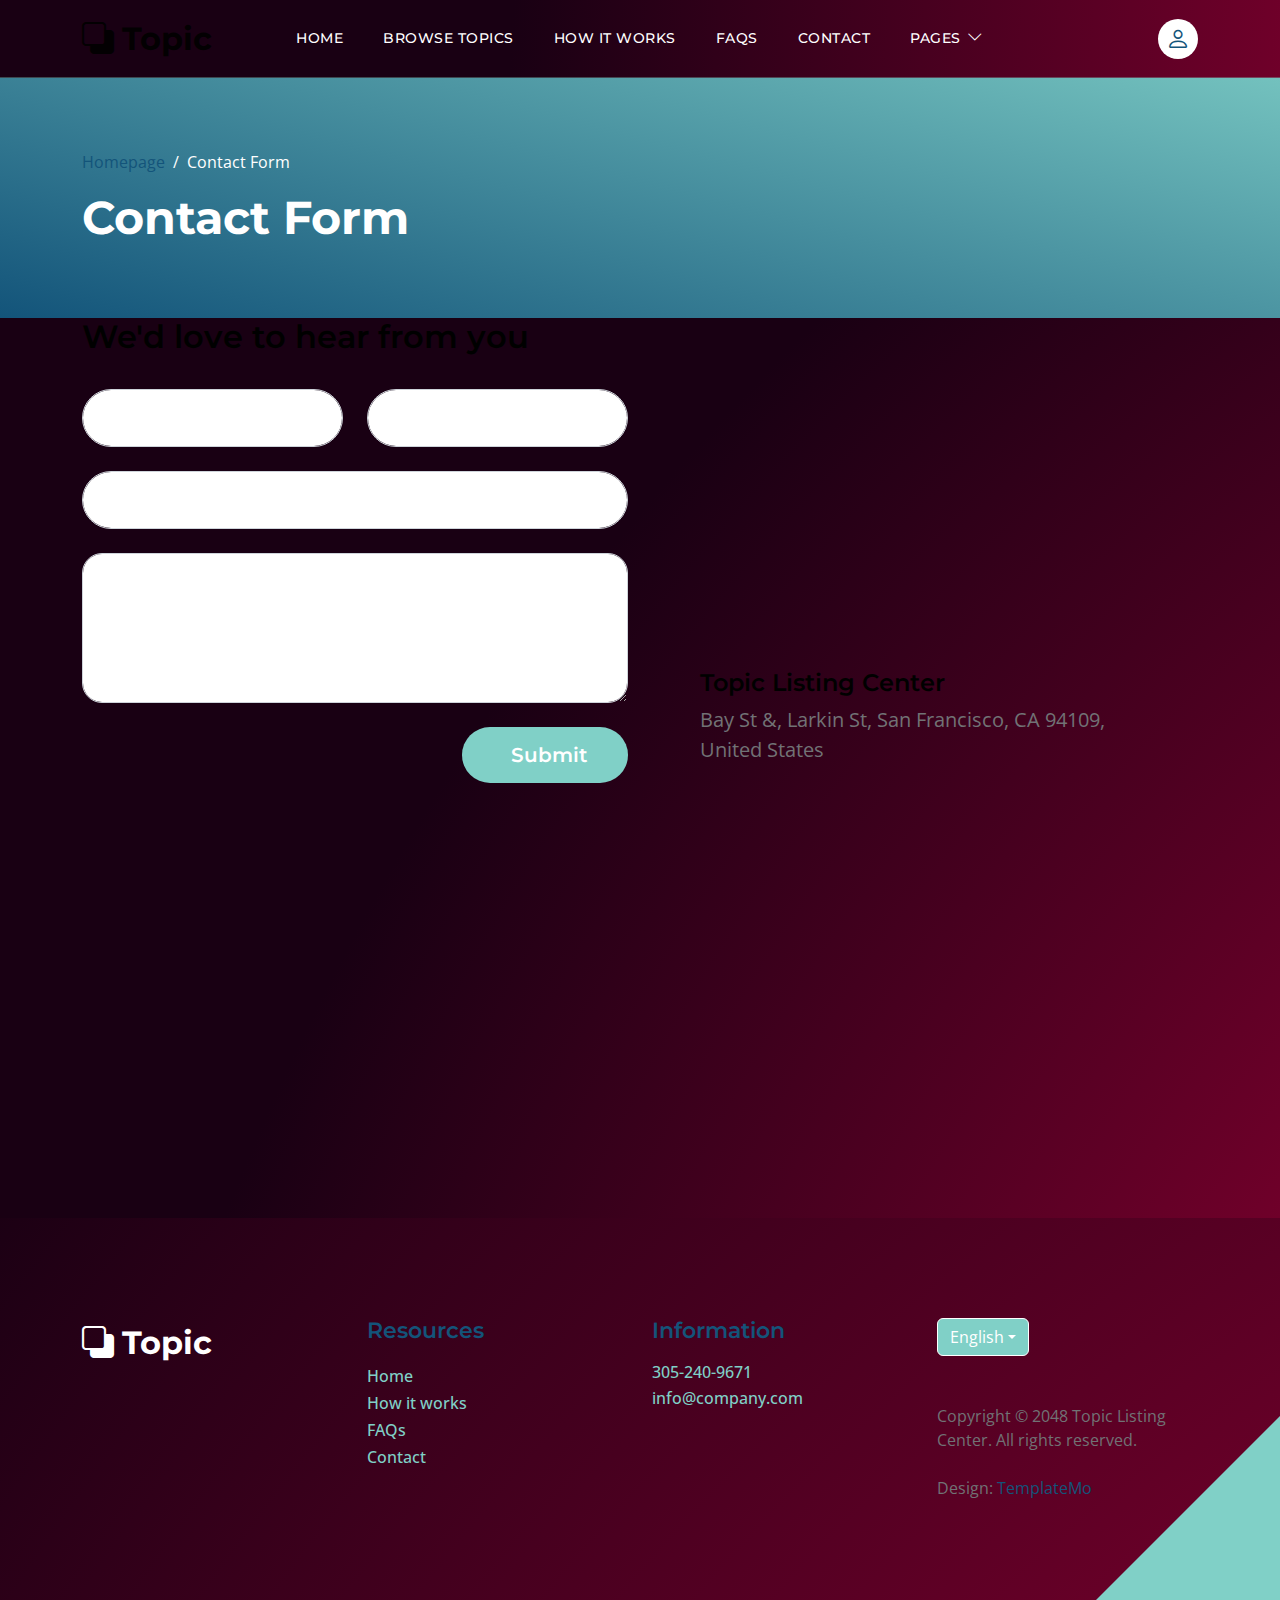
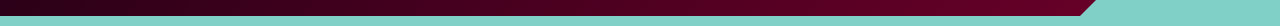
<file: contact.html>
<!doctype html>
<html lang="en">
    <head>
        <meta charset="utf-8">
        <meta name="viewport" content="width=device-width, initial-scale=1">

        <meta name="description" content="">
        <meta name="author" content="">

        <title>Topic Listing Contact Page</title>

        <!-- CSS FILES -->        
        <link rel="preconnect" href="https://fonts.googleapis.com">
        
        <link rel="preconnect" href="https://fonts.gstatic.com" crossorigin>

        <link href="https://fonts.googleapis.com/css2?family=Montserrat:wght@500;600;700&family=Open+Sans&display=swap" rel="stylesheet">
                        
        <link href="css/bootstrap.min.css" rel="stylesheet">

        <link href="css/bootstrap-icons.css" rel="stylesheet">

        <link href="css/templatemo-topic-listing.css" rel="stylesheet">
<!--

TemplateMo 590 topic listing

https://templatemo.com/tm-590-topic-listing

-->
    </head>
    
    <body class="topics-listing-page" id="top">

        <main>

            <nav class="navbar navbar-expand-lg">
                <div class="container">
                    <a class="navbar-brand" href="index.html">
                        <i class="bi-back"></i>
                        <span>Topic</span>
                    </a>

                    <div class="d-lg-none ms-auto me-4">
                        <a href="#top" class="navbar-icon bi-person smoothscroll"></a>
                    </div>
    
                    <button class="navbar-toggler" type="button" data-bs-toggle="collapse" data-bs-target="#navbarNav" aria-controls="navbarNav" aria-expanded="false" aria-label="Toggle navigation">
                        <span class="navbar-toggler-icon"></span>
                    </button>
    
                    <div class="collapse navbar-collapse" id="navbarNav">
                        <ul class="navbar-nav ms-lg-5 me-lg-auto">
                            <li class="nav-item">
                                <a class="nav-link click-scroll" href="index.html#section_1">Home</a>
                            </li>

                            <li class="nav-item">
                                <a class="nav-link click-scroll" href="index.html#section_2">Browse Topics</a>
                            </li>
    
                            <li class="nav-item">
                                <a class="nav-link click-scroll" href="index.html#section_3">How it works</a>
                            </li>

                            <li class="nav-item">
                                <a class="nav-link click-scroll" href="index.html#section_4">FAQs</a>
                            </li>
    
                            <li class="nav-item">
                                <a class="nav-link click-scroll" href="index.html#section_5">Contact</a>
                            </li>

                            <li class="nav-item dropdown">
                                <a class="nav-link dropdown-toggle" href="#section_5" id="navbarLightDropdownMenuLink" role="button" data-bs-toggle="dropdown" aria-expanded="false">Pages</a>

                                <ul class="dropdown-menu dropdown-menu-light" aria-labelledby="navbarLightDropdownMenuLink">
                                    <li><a class="dropdown-item" href="topics-listing.html">Topics Listing</a></li>

                                    <li><a class="dropdown-item active" href="contact.html">Contact Form</a></li>
                                </ul>
                            </li>
                        </ul>

                        <div class="d-none d-lg-block">
                            <a href="#top" class="navbar-icon bi-person smoothscroll"></a>
                        </div>
                    </div>
                </div>
            </nav>


            <header class="site-header d-flex flex-column justify-content-center align-items-center">
                <div class="container">
                    <div class="row align-items-center">

                        <div class="col-lg-5 col-12">
                            <nav aria-label="breadcrumb">
                                <ol class="breadcrumb">
                                    <li class="breadcrumb-item"><a href="index.html">Homepage</a></li>

                                    <li class="breadcrumb-item active" aria-current="page">Contact Form</li>
                                </ol>
                            </nav>

                            <h2 class="text-white">Contact Form</h2>
                        </div>

                    </div>
                </div>
            </header>


            <section class="section-padding section-bg">
                <div class="container">
                    <div class="row">

                        <div class="col-lg-12 col-12">
                            <h3 class="mb-4 pb-2">We'd love to hear from you</h3>
                        </div>

                        <div class="col-lg-6 col-12">
                            <form action="#" method="post" class="custom-form contact-form" role="form">
                                <div class="row">
                                    <div class="col-lg-6 col-md-6 col-12">
                                        <div class="form-floating">
                                            <input type="text" name="name" id="name" class="form-control" placeholder="Name" required="">
                                            
                                            <label for="floatingInput">Name</label>
                                        </div>
                                    </div>

                                    <div class="col-lg-6 col-md-6 col-12"> 
                                        <div class="form-floating">
                                            <input type="email" name="email" id="email" pattern="[^ @]*@[^ @]*" class="form-control" placeholder="Email address" required="">
                                            
                                            <label for="floatingInput">Email address</label>
                                        </div>
                                    </div>

                                    <div class="col-lg-12 col-12">
                                        <div class="form-floating">
                                            <input type="text" name="subject" id="name" class="form-control" placeholder="Name" required="">
                                            
                                            <label for="floatingInput">Subject</label>
                                        </div>

                                        <div class="form-floating">
                                            <textarea class="form-control" id="message" name="message" placeholder="Tell me about the project"></textarea>
                                            
                                            <label for="floatingTextarea">Tell me about the project</label>
                                        </div>
                                    </div>

                                    <div class="col-lg-4 col-12 ms-auto">
                                        <button type="submit" class="form-control">Submit</button>
                                    </div>

                                </div>
                            </form>
                        </div>

                        <div class="col-lg-5 col-12 mx-auto mt-5 mt-lg-0">
                            <iframe class="google-map" src="https://www.google.com/maps/embed?pb=!1m18!1m12!1m3!1d2595.065641062665!2d-122.4230416990949!3d37.80335401520422!2m3!1f0!2f0!3f0!3m2!1i1024!2i768!4f13.1!3m3!1m2!1s0x80858127459fabad%3A0x808ba520e5e9edb7!2sFrancisco%20Park!5e1!3m2!1sen!2sth!4v1684340239744!5m2!1sen!2sth" width="100%" height="250" style="border:0;" allowfullscreen="" loading="lazy" referrerpolicy="no-referrer-when-downgrade"></iframe>

                            <h5 class="mt-4 mb-2">Topic Listing Center</h5>

                            <p>Bay St &amp;, Larkin St, San Francisco, CA 94109, United States</p>
                        </div>

                    </div>
                </div>
            </section>
        </main>

        <footer class="site-footer section-padding">
            <div class="container">
                <div class="row">

                    <div class="col-lg-3 col-12 mb-4 pb-2">
                        <a class="navbar-brand mb-2" href="index.html">
                            <i class="bi-back"></i>
                            <span>Topic</span>
                        </a>
                    </div>

                    <div class="col-lg-3 col-md-4 col-6">
                        <h6 class="site-footer-title mb-3">Resources</h6>

                        <ul class="site-footer-links">
                            <li class="site-footer-link-item">
                                <a href="#" class="site-footer-link">Home</a>
                            </li>

                            <li class="site-footer-link-item">
                                <a href="#" class="site-footer-link">How it works</a>
                            </li>

                            <li class="site-footer-link-item">
                                <a href="#" class="site-footer-link">FAQs</a>
                            </li>

                            <li class="site-footer-link-item">
                                <a href="#" class="site-footer-link">Contact</a>
                            </li>
                        </ul>
                    </div>

                    <div class="col-lg-3 col-md-4 col-6 mb-4 mb-lg-0">
                        <h6 class="site-footer-title mb-3">Information</h6>

                        <p class="text-white d-flex mb-1">
                            <a href="tel: 305-240-9671" class="site-footer-link">
                                305-240-9671
                            </a>
                        </p>

                        <p class="text-white d-flex">
                            <a href="mailto:info@company.com" class="site-footer-link">
                                info@company.com
                            </a>
                        </p>
                    </div>

                    <div class="col-lg-3 col-md-4 col-12 mt-4 mt-lg-0 ms-auto">
                        <div class="dropdown">
                            <button class="btn btn-secondary dropdown-toggle" type="button" data-bs-toggle="dropdown" aria-expanded="false">
                            English</button>

                            <ul class="dropdown-menu">
                                <li><button class="dropdown-item" type="button">Thai</button></li>

                                <li><button class="dropdown-item" type="button">Myanmar</button></li>

                                <li><button class="dropdown-item" type="button">Arabic</button></li>
                            </ul>
                        </div>

                        <p class="copyright-text mt-lg-5 mt-4">Copyright © 2048 Topic Listing Center. All rights reserved.
                        <br><br>Design: <a rel="nofollow" href="https://templatemo.com" target="_blank">TemplateMo</a></p>
                        
                    </div>

                </div>
            </div>
        </footer>

        <!-- JAVASCRIPT FILES -->
        <script src="js/jquery.min.js"></script>
        <script src="js/bootstrap.bundle.min.js"></script>
        <script src="js/jquery.sticky.js"></script>
        <script src="js/custom.js"></script>

    </body>
</html>
</file>
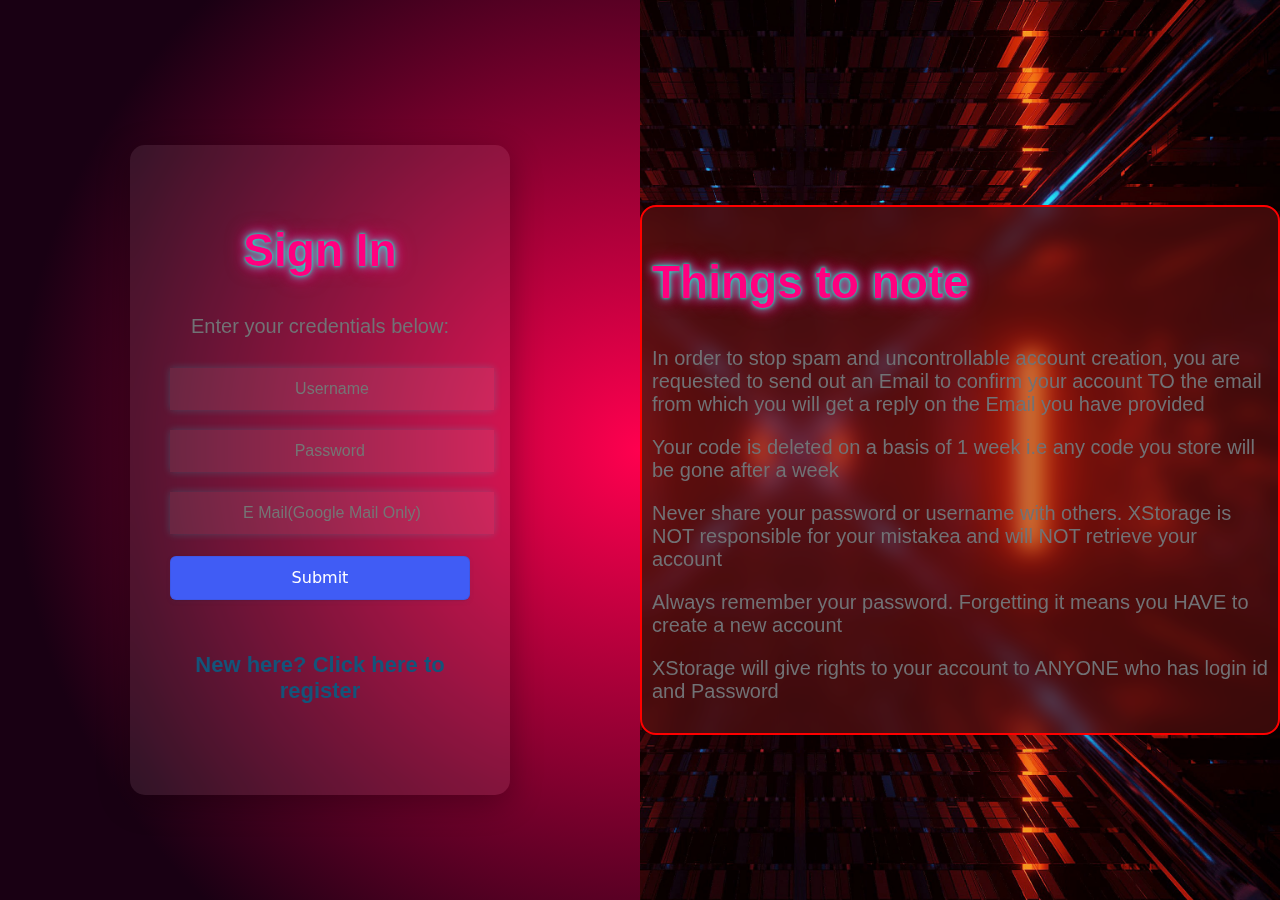
<file: login.html>
<!DOCTYPE html>
<html lang="en">
<head>
    <meta charset="UTF-8">
    <meta name="viewport" content="width=device-width, initial-scale=1.0">
    <title>Document</title>
</head>
<script src="https://identity.netlify.com/v1/netlify-identity-widget.js"></script>
<script>
    const netlifyIdentity = window.netlifyIdentity;
    document.getElementById("submit").addEventListener("click", function(e) {e.preventDefault();
        const email = document.getElementById("email").value;
        const password = document.getElementById("password").value;
        if (!email || !password){
            alert("Please enter email or password for creation of account")
            return;
        }
        netlifyIdentity.login(email, password).then(user => {
            alert("You have succefully logged in, you will be redirected shortly");
            console.log("Login for user succesful", user);
            window.location.href = "index.html"
        })
        .catch(err => {
            alert("Login failed, please recheck your credentials for any typo")
            console.log("Login for user FAILED", user);
            console.error(err);
        });
    });
</script>
<link href="css/templatemo-topic-listing.css" rel="stylesheet">
<style>
    @keyframes pulse{
        0%{
             background: radial-gradient(circle at center, #ff004f 0%, #190013 80%);
        }
        50%{
             background: radial-gradient(circle at center, #ff004f 0%, #190013 80%);
        }
        100%{
             background: radial-gradient(circle at center, #ff004f 0%, #190013 80%);
        }
    }
    .split{
        height: 100%;
        width: 50%;
        position: fixed;
        z-index: 1;
        top: 0;
        overflow-x: hidden;
        padding-top: 20px;  
    }
    .left{
        left: 0;
        animation: pulse 10s infinite;
         background: radial-gradient(circle at center, #ff004f 0%, #190013 80%);
         background-size: cover;
        background-attachment: fixed;
        justify-content: center;
        align-items: center;
        display: flex;
        
    }
    .right{
        right: 0;
        background-image: url('images/red_baground.jpg');
        background-repeat: no-repeat;
        background-size: cover;
         background-attachment: fixed;
        justify-content: center;
        align-items: center;
        display: flex;
    }
    .login_box{
          background: rgba(255, 255, 255, 0.08);
          box-shadow: 0 8px 32px 0 rgba(0, 0, 0, 0.3);
          backdrop-filter: blur(10px);
          border-radius: 15px;
          padding: 40px;
          width: 300px;
          text-align: center;
          color: #fff;

    }
    .instructions_box{
        opacity: 100%;
        /* From https://css.glass */
        background: rgba(136, 25, 25, 0.38);
        border-radius: 16px;
box-shadow: 0 4px 30px rgba(0, 0, 0, 0.1);
backdrop-filter: blur(10.3px);
-webkit-backdrop-filter: blur(10.3px);
border: 1px solid rgba(136, 25, 25, 0.26);
/* From https://css.glass */
background: rgba(136, 25, 25, 0.38);
border-radius: 16px;
box-shadow: 0 4px 30px rgba(0, 0, 0, 0.1);
backdrop-filter: blur(10.3px);
-webkit-backdrop-filter: blur(10.3px);
border: 1px solid rgba(136, 25, 25, 0.26);

        padding: 10px;
        border: 2px solid red;
        border-radius: 10;
    }
    input[type="text"]{
        width: 100%;
        padding: 10px;
        margin: 10px 0;
        background-color:  rgba(255, 255, 255, 0.08);
        font-size: 1rem;
        border: 2px solid transparent;
        box-shadow: 0 0 8px rgba(0, 255, 255, 0.2);
        transition: all 0.3s ease;
        align-items: center;
        text-align: center;
        text-decoration: #00ffff;
    }
    input[type="text"]:focus{
         border-color: #00ffff;
         box-shadow: 0 0 12px rgba(0, 255, 255, 0.6), 0 0 24px rgba(0, 255, 255, 0.4);
         background-color: #25253a;
    }
    .button-9 {
  appearance: button;
  backface-visibility: hidden;
  background-color: #405cf5;
  border-radius: 6px;
  border-width: 0;
  box-shadow: rgba(50, 50, 93, .1) 0 0 0 1px inset,rgba(50, 50, 93, .1) 0 2px 5px 0,rgba(0, 0, 0, .07) 0 1px 1px 0;
  box-sizing: border-box;
  color: #fff;
  cursor: pointer;
  font-family: -apple-system,system-ui,"Segoe UI",Roboto,"Helvetica Neue",Ubuntu,sans-serif;
  font-size: 100%;
  height: 44px;
  line-height: 1.15;
  margin: 12px 0 0;
  outline: none;
  overflow: hidden;
  padding: 0 25px;
  position: relative;
  text-align: center;
  text-transform: none;
  transform: translateZ(0);
  transition: all .2s,box-shadow .08s ease-in;
  user-select: none;
  -webkit-user-select: none;
  touch-action: manipulation;
  width: 100%;
}

.button-9:disabled {
  cursor: default;
}

.button-9:focus {
  box-shadow: rgba(50, 50, 93, .1) 0 0 0 1px inset, rgba(50, 50, 93, .2) 0 6px 15px 0, rgba(0, 0, 0, .1) 0 2px 2px 0, rgba(50, 151, 211, .3) 0 0 0 4px;
}
</style>
<body>
    <div class="split left ">
        <div class="login_box">
            <h2 class="glow-text">Sign In</h2>
            <p class="paragraph_color">Enter your credentials below:</p>
            <form name="contact" method="POST" data-netlify="true">
                <input type="text" id="username" placeholder="Username" style="width: 100%; padding: 10px; margin: 10px 0; background-color:  rgba(255, 255, 255, 0.08)">
                <input type="text" id="password" placeholder="Password "style="width: 100%; padding: 10px; margin: 10px 0; background-color:  rgba(255, 255, 255, 0.08)">
                <input type="text" id="email" placeholder="E Mail(Google Mail Only)"style="width: 100%; padding: 10px; margin: 10px 0; background-color:  rgba(255, 255, 255, 0.08)">
                <br>
                <input type="submit" id="submit" placeholder="Log In" class="button-9" role="button">
                <br>
                <h6 class="h2_color"><a href="signup.html">New here? Click here to  register</a></h6>
            </form>
        </div>
    </div>
    <div class="split right">
        <div class="instructions_box">
            <h2 class="glow-text">Things to note</h2>
            <p class="paragraph_color">In order to stop spam and uncontrollable account creation, you are requested to send out an Email to confirm your account TO the email from which you will get a reply on the Email you have provided </p>
            <p class="paragraph_color">Your code is deleted on a basis of 1 week i.e any code you store will be gone after a week</p>
            <p class="paragraph_color">Never share your password or username with others. XStorage is NOT responsible for your mistakea and will NOT retrieve your account</p>
            <p class="paragraph_color">Always remember your password. Forgetting it means you HAVE to create a new account</p>
            <p class="paragraph_color">XStorage will give rights to your account to ANYONE who has login id and Password</p>
            </div>
    </div>
</body>
</html>
</file>
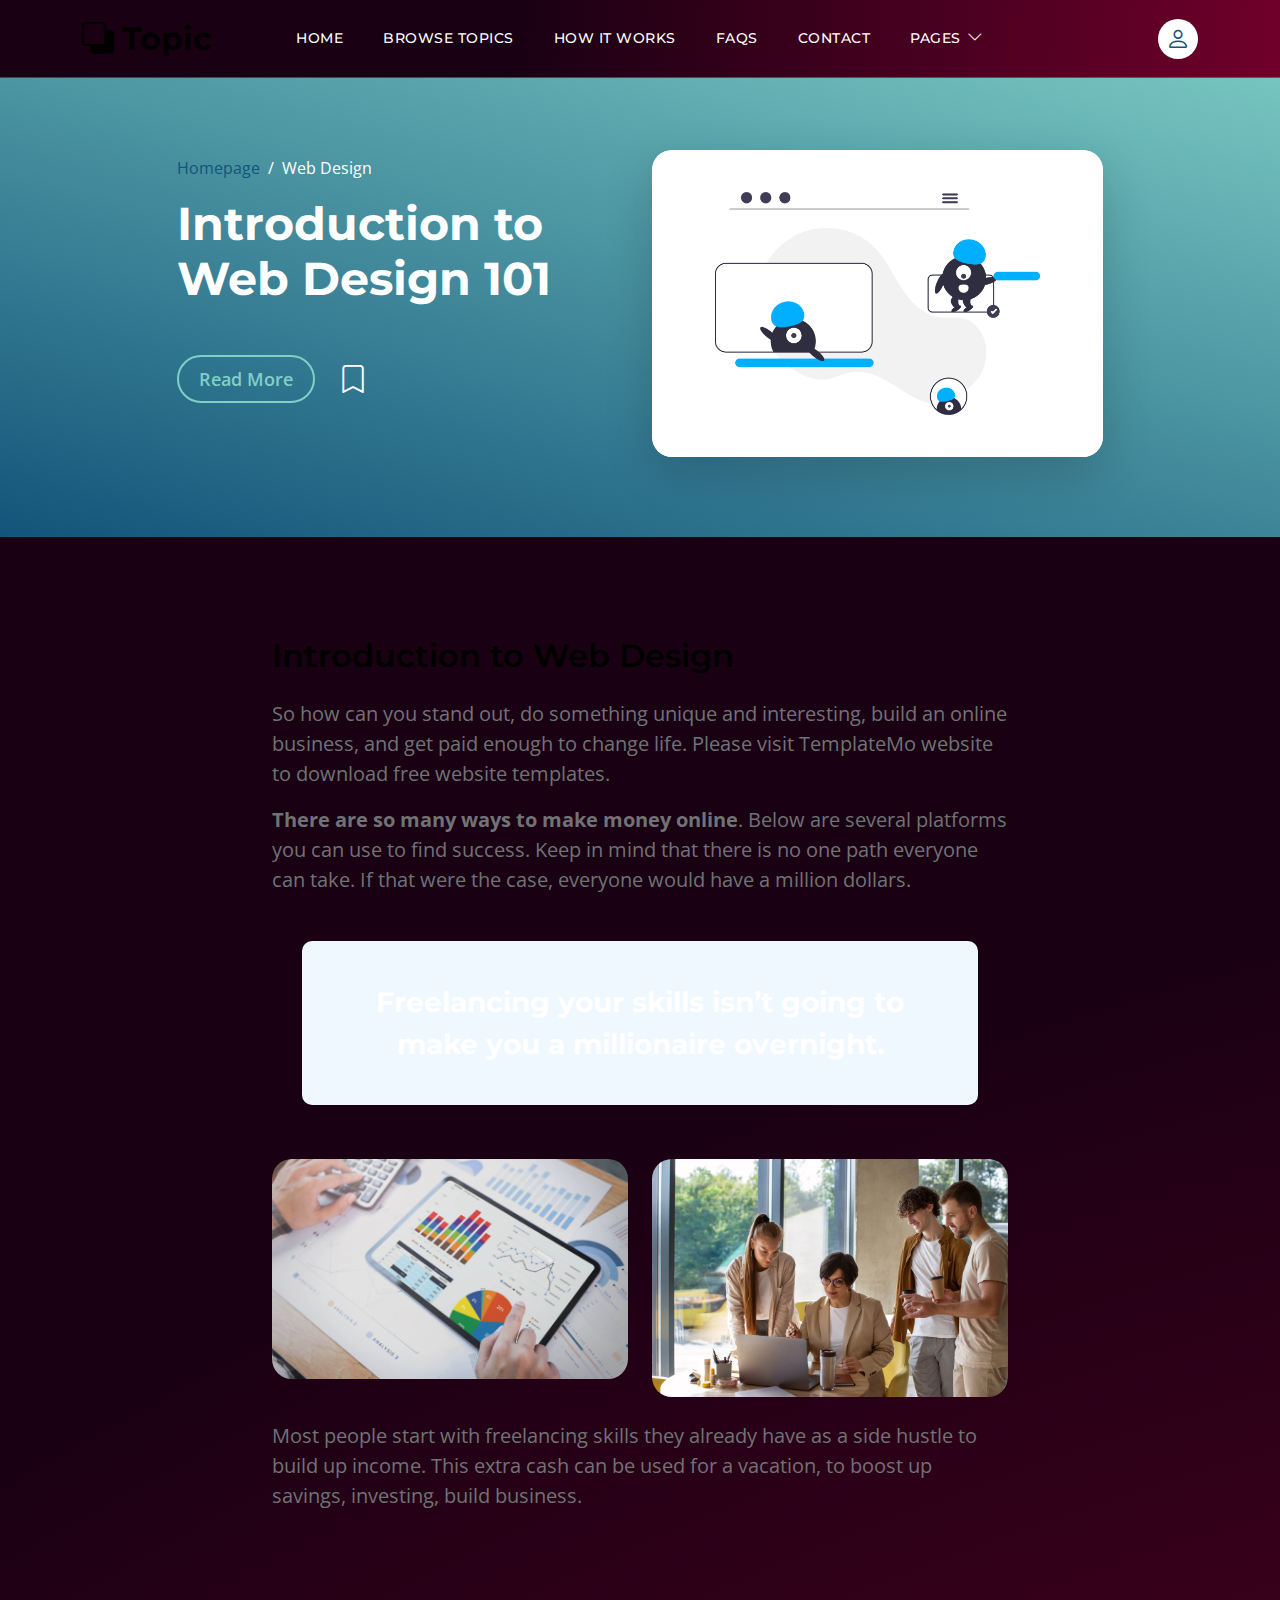
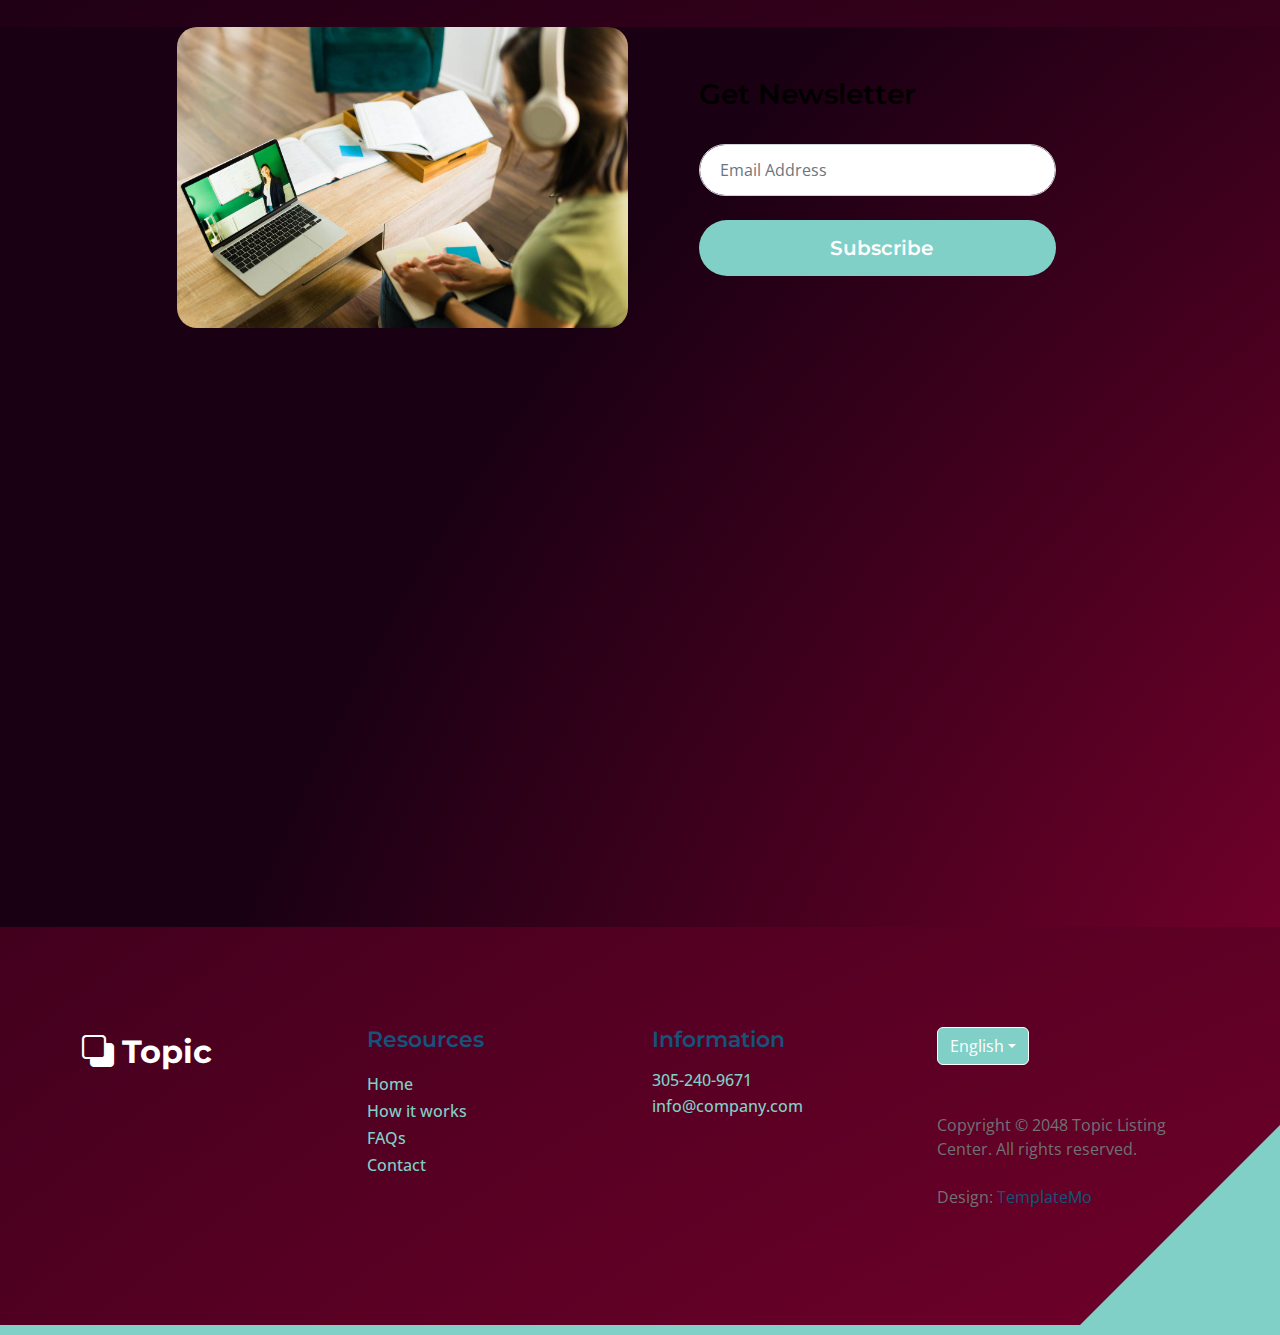
<file: topics-detail.html>
<!doctype html>
<html lang="en">
    <head>
        <meta charset="utf-8">
        <meta name="viewport" content="width=device-width, initial-scale=1">

        <meta name="description" content="">
        <meta name="author" content="">

        <title>Topic Detail Page</title>

        <!-- CSS FILES -->        
        <link rel="preconnect" href="https://fonts.googleapis.com">
        
        <link rel="preconnect" href="https://fonts.gstatic.com" crossorigin>

        <link href="https://fonts.googleapis.com/css2?family=Montserrat:wght@500;600;700&family=Open+Sans&display=swap" rel="stylesheet">
                        
        <link href="css/bootstrap.min.css" rel="stylesheet">

        <link href="css/bootstrap-icons.css" rel="stylesheet">

        <link href="css/templatemo-topic-listing.css" rel="stylesheet">
<!--

TemplateMo 590 topic listing

https://templatemo.com/tm-590-topic-listing

-->
    </head>
    
    <body id="top">

        <main>

            <nav class="navbar navbar-expand-lg">
                <div class="container">
                    <a class="navbar-brand" href="index.html">
                        <i class="bi-back"></i>
                        <span>Topic</span>
                    </a>

                    <div class="d-lg-none ms-auto me-4">
                        <a href="#top" class="navbar-icon bi-person smoothscroll"></a>
                    </div>
    
                    <button class="navbar-toggler" type="button" data-bs-toggle="collapse" data-bs-target="#navbarNav" aria-controls="navbarNav" aria-expanded="false" aria-label="Toggle navigation">
                        <span class="navbar-toggler-icon"></span>
                    </button>
    
                    <div class="collapse navbar-collapse" id="navbarNav">
                        <ul class="navbar-nav ms-lg-5 me-lg-auto">
                            <li class="nav-item">
                                <a class="nav-link click-scroll" href="index.html#section_1">Home</a>
                            </li>

                            <li class="nav-item">
                                <a class="nav-link click-scroll" href="index.html#section_2">Browse Topics</a>
                            </li>
    
                            <li class="nav-item">
                                <a class="nav-link click-scroll" href="index.html#section_3">How it works</a>
                            </li>

                            <li class="nav-item">
                                <a class="nav-link click-scroll" href="index.html#section_4">FAQs</a>
                            </li>
    
                            <li class="nav-item">
                                <a class="nav-link click-scroll" href="index.html#section_5">Contact</a>
                            </li>

                            <li class="nav-item dropdown">
                                <a class="nav-link dropdown-toggle" href="#section_5" id="navbarLightDropdownMenuLink" role="button" data-bs-toggle="dropdown" aria-expanded="false">Pages</a>

                                <ul class="dropdown-menu dropdown-menu-light" aria-labelledby="navbarLightDropdownMenuLink">
                                    <li><a class="dropdown-item" href="topics-listing.html">Topics Listing</a></li>

                                    <li><a class="dropdown-item" href="contact.html">Contact Form</a></li>
                                </ul>
                            </li>
                        </ul>

                        <div class="d-none d-lg-block">
                            <a href="#top" class="navbar-icon bi-person smoothscroll"></a>
                        </div>
                    </div>
                </div>
            </nav>
            

            <header class="site-header d-flex flex-column justify-content-center align-items-center">
                <div class="container">
                    <div class="row justify-content-center align-items-center">

                        <div class="col-lg-5 col-12 mb-5">
                            <nav aria-label="breadcrumb">
                                <ol class="breadcrumb">
                                    <li class="breadcrumb-item"><a href="index.html">Homepage</a></li>

                                    <li class="breadcrumb-item active" aria-current="page">Web Design</li>
                                </ol>
                            </nav>

                            <h2 class="text-white">Introduction to <br> Web Design 101</h2>

                            <div class="d-flex align-items-center mt-5">
                                <a href="#topics-detail" class="btn custom-btn custom-border-btn smoothscroll me-4">Read More</a>

                                <a href="#top" class="custom-icon bi-bookmark smoothscroll"></a>
                            </div>
                        </div>

                        <div class="col-lg-5 col-12">
                            <div class="topics-detail-block bg-white shadow-lg">
                                <img src="images/topics/undraw_Remote_design_team_re_urdx.png" class="topics-detail-block-image img-fluid">
                            </div>
                        </div>

                    </div>
                </div>
            </header>


            <section class="topics-detail-section section-padding" id="topics-detail">
                <div class="container">
                    <div class="row">

                        <div class="col-lg-8 col-12 m-auto">
                            <h3 class="mb-4">Introduction to Web Design</h3>

                            <p>So how can you stand out, do something unique and interesting, build an online business, and get paid enough to change life. Please visit TemplateMo website to download free website templates.</p>

                            <p><strong>There are so many ways to make money online</strong>. Below are several platforms you can use to find success. Keep in mind that there is no one path everyone can take. If that were the case, everyone would have a million dollars.</p>

                            <blockquote>
                                Freelancing your skills isn’t going to make you a millionaire overnight.
                            </blockquote>

                            <div class="row my-4">
                                <div class="col-lg-6 col-md-6 col-12">
                                    <img src="images/businesswoman-using-tablet-analysis.jpg" class="topics-detail-block-image img-fluid">
                                </div>

                                <div class="col-lg-6 col-md-6 col-12 mt-4 mt-lg-0 mt-md-0">
                                    <img src="images/colleagues-working-cozy-office-medium-shot.jpg" class="topics-detail-block-image img-fluid">
                                </div>
                            </div>

                            <p>Most people start with freelancing skills they already have as a side hustle to build up income. This extra cash can be used for a vacation, to boost up savings, investing, build business.</p>
                        </div>

                    </div>
                </div>
            </section>


            <section class="section-padding section-bg">
                <div class="container">
                    <div class="row justify-content-center">

                        <div class="col-lg-5 col-12">
                            <img src="images/rear-view-young-college-student.jpg" class="newsletter-image img-fluid" alt="">
                        </div>

                        <div class="col-lg-5 col-12 subscribe-form-wrap d-flex justify-content-center align-items-center">
                            <form class="custom-form subscribe-form" action="#" method="post" role="form">
                                <h4 class="mb-4 pb-2">Get Newsletter</h4>

                                <input type="email" name="subscribe-email" id="subscribe-email" pattern="[^ @]*@[^ @]*" class="form-control" placeholder="Email Address" required="">

                                <div class="col-lg-12 col-12">
                                    <button type="submit" class="form-control">Subscribe</button>
                                </div>
                            </form>
                        </div>

                    </div>
                </div>
            </section>
        </main>
		
        <footer class="site-footer section-padding">
            <div class="container">
                <div class="row">

                    <div class="col-lg-3 col-12 mb-4 pb-2">
                        <a class="navbar-brand mb-2" href="index.html">
                            <i class="bi-back"></i>
                            <span>Topic</span>
                        </a>
                    </div>

                    <div class="col-lg-3 col-md-4 col-6">
                        <h6 class="site-footer-title mb-3">Resources</h6>

                        <ul class="site-footer-links">
                            <li class="site-footer-link-item">
                                <a href="#" class="site-footer-link">Home</a>
                            </li>

                            <li class="site-footer-link-item">
                                <a href="#" class="site-footer-link">How it works</a>
                            </li>

                            <li class="site-footer-link-item">
                                <a href="#" class="site-footer-link">FAQs</a>
                            </li>

                            <li class="site-footer-link-item">
                                <a href="#" class="site-footer-link">Contact</a>
                            </li>
                        </ul>
                    </div>

                    <div class="col-lg-3 col-md-4 col-6 mb-4 mb-lg-0">
                        <h6 class="site-footer-title mb-3">Information</h6>

                        <p class="text-white d-flex mb-1">
                            <a href="tel: 305-240-9671" class="site-footer-link">
                                305-240-9671
                            </a>
                        </p>

                        <p class="text-white d-flex">
                            <a href="mailto:info@company.com" class="site-footer-link">
                                info@company.com
                            </a>
                        </p>
                    </div>

                    <div class="col-lg-3 col-md-4 col-12 mt-4 mt-lg-0 ms-auto">
                        <div class="dropdown">
                            <button class="btn btn-secondary dropdown-toggle" type="button" data-bs-toggle="dropdown" aria-expanded="false">
                            English</button>

                            <ul class="dropdown-menu">
                                <li><button class="dropdown-item" type="button">Thai</button></li>

                                <li><button class="dropdown-item" type="button">Myanmar</button></li>

                                <li><button class="dropdown-item" type="button">Arabic</button></li>
                            </ul>
                        </div>

                        <p class="copyright-text mt-lg-5 mt-4">Copyright © 2048 Topic Listing Center. All rights reserved.
                        <br><br>Design: <a rel="nofollow" href="https://templatemo.com" target="_blank">TemplateMo</a></p>
                        
                    </div>

                </div>
            </div>
        </footer>

        <!-- JAVASCRIPT FILES -->
        <script src="js/jquery.min.js"></script>
        <script src="js/bootstrap.bundle.min.js"></script>
        <script src="js/jquery.sticky.js"></script>
        <script src="js/custom.js"></script>

    </body>
</html>
</file>
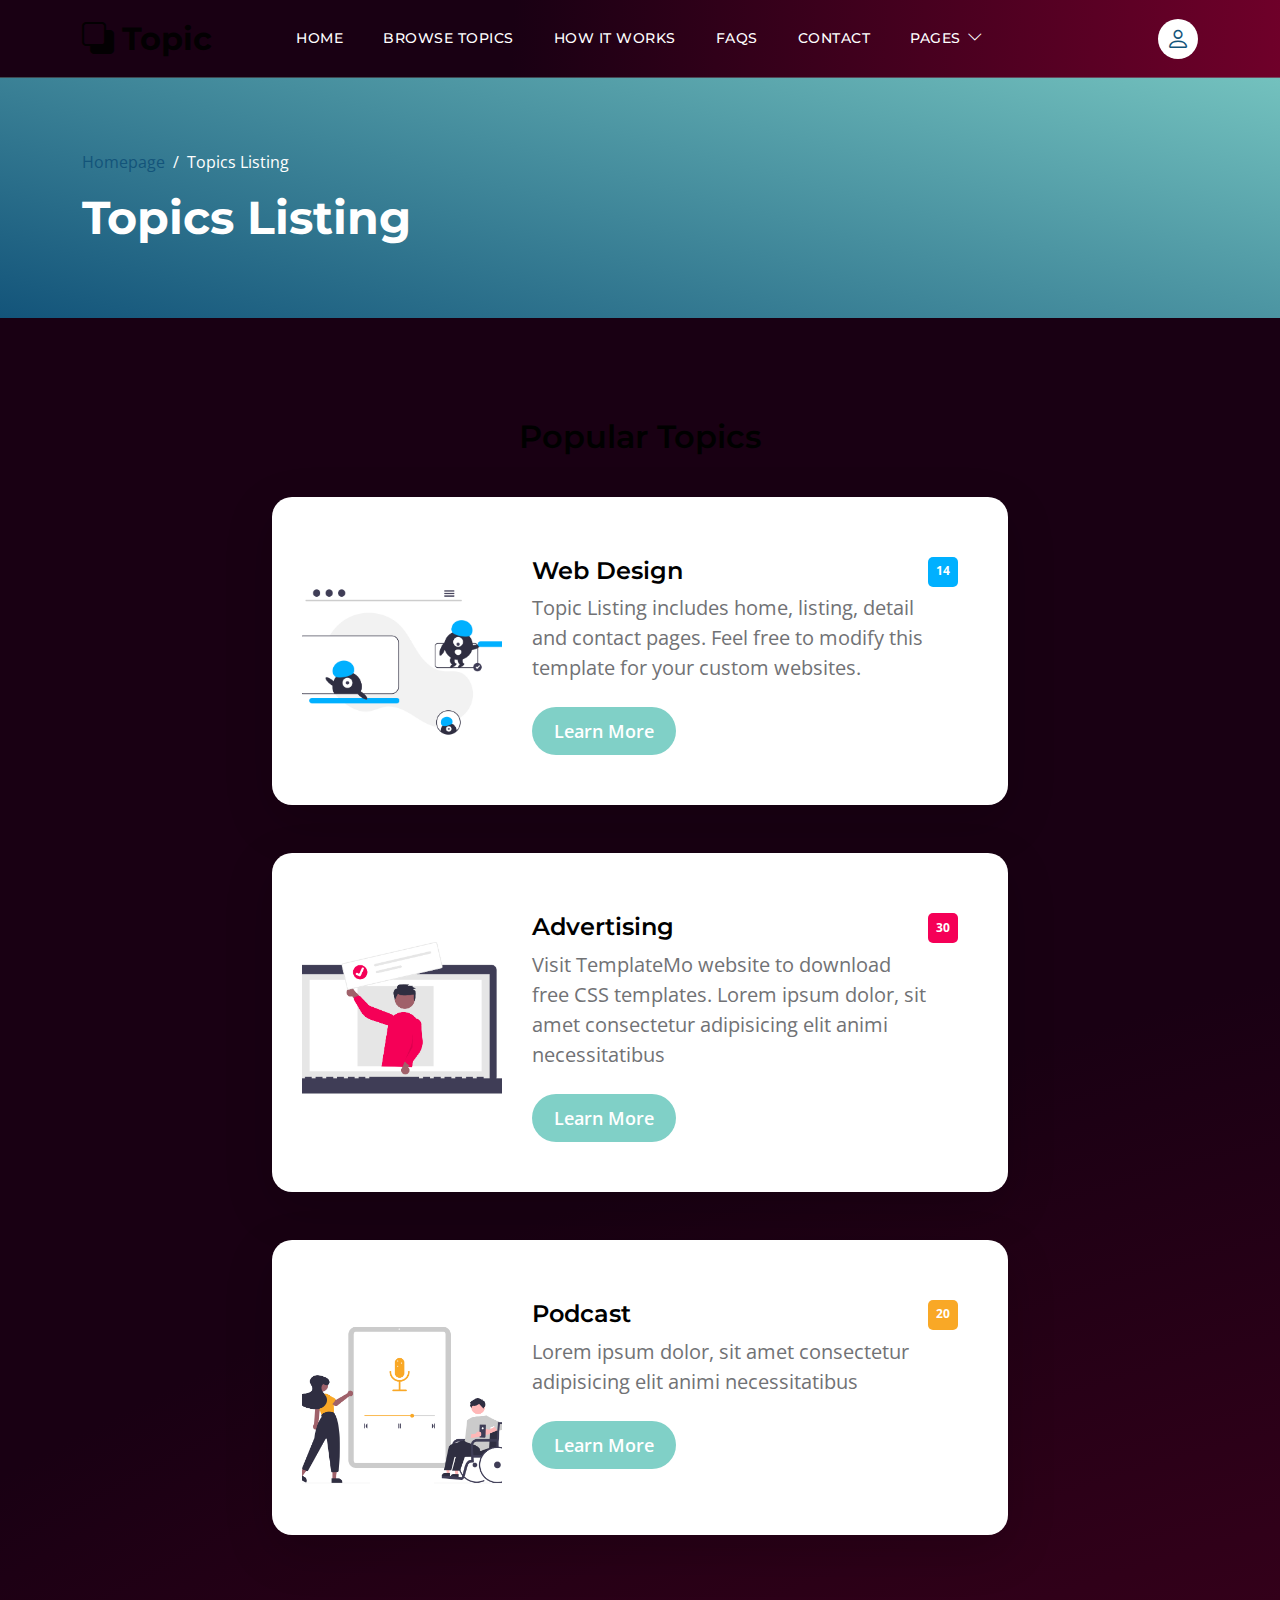
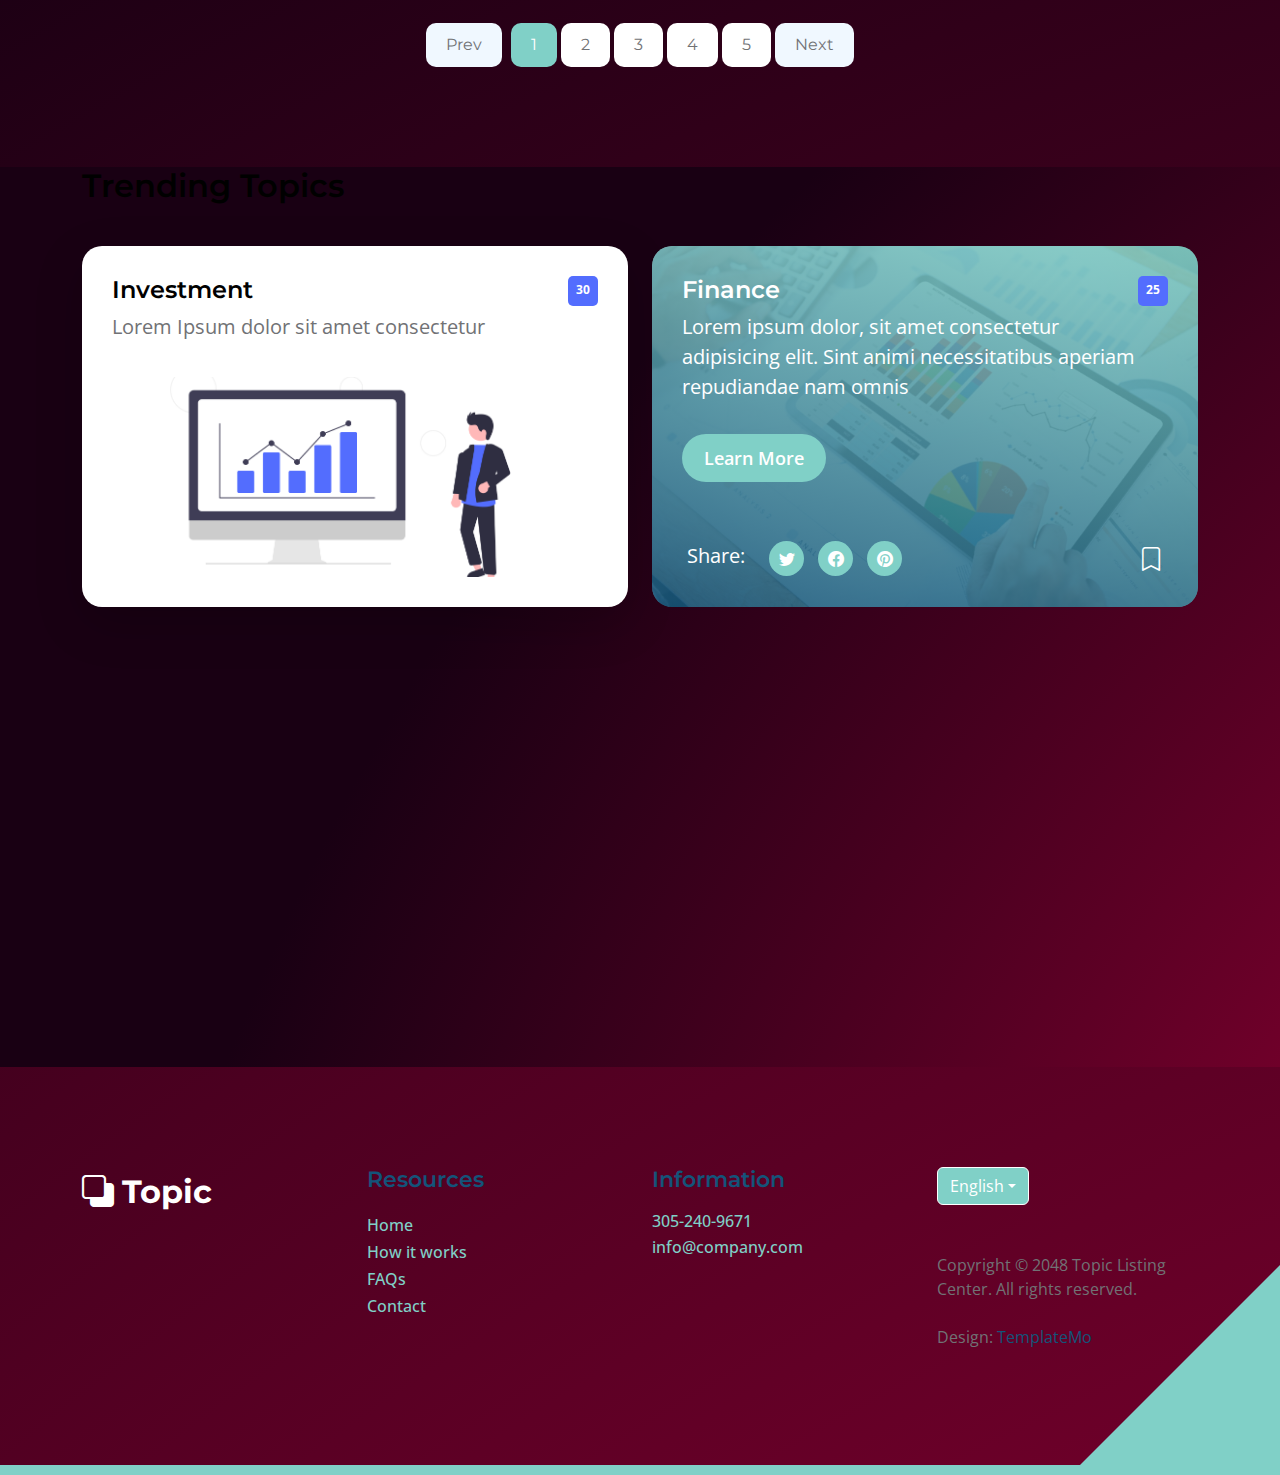
<file: topics-listing.html>
<!doctype html>
<html lang="en">
    <head>
        <meta charset="utf-8">
        <meta name="viewport" content="width=device-width, initial-scale=1">

        <meta name="description" content="">
        <meta name="author" content="">

        <title>Topic Listing Page</title>

        <!-- CSS FILES -->        
        <link rel="preconnect" href="https://fonts.googleapis.com">
        
        <link rel="preconnect" href="https://fonts.gstatic.com" crossorigin>

        <link href="https://fonts.googleapis.com/css2?family=Montserrat:wght@500;600;700&family=Open+Sans&display=swap" rel="stylesheet">
                        
        <link href="css/bootstrap.min.css" rel="stylesheet">

        <link href="css/bootstrap-icons.css" rel="stylesheet">

        <link href="css/templatemo-topic-listing.css" rel="stylesheet">
<!--

TemplateMo 590 topic listing

https://templatemo.com/tm-590-topic-listing

-->
    </head>
    
    <body class="topics-listing-page" id="top">

        <main>

            <nav class="navbar navbar-expand-lg">
                <div class="container">
                    <a class="navbar-brand" href="index.html">
                        <i class="bi-back"></i>
                        <span>Topic</span>
                    </a>

                    <div class="d-lg-none ms-auto me-4">
                        <a href="#top" class="navbar-icon bi-person smoothscroll"></a>
                    </div>
    
                    <button class="navbar-toggler" type="button" data-bs-toggle="collapse" data-bs-target="#navbarNav" aria-controls="navbarNav" aria-expanded="false" aria-label="Toggle navigation">
                        <span class="navbar-toggler-icon"></span>
                    </button>
    
                    <div class="collapse navbar-collapse" id="navbarNav">
                        <ul class="navbar-nav ms-lg-5 me-lg-auto">
                            <li class="nav-item">
                                <a class="nav-link click-scroll" href="index.html#section_1">Home</a>
                            </li>

                            <li class="nav-item">
                                <a class="nav-link click-scroll" href="index.html#section_2">Browse Topics</a>
                            </li>
    
                            <li class="nav-item">
                                <a class="nav-link click-scroll" href="index.html#section_3">How it works</a>
                            </li>

                            <li class="nav-item">
                                <a class="nav-link click-scroll" href="index.html#section_4">FAQs</a>
                            </li>
    
                            <li class="nav-item">
                                <a class="nav-link click-scroll" href="index.html#section_5">Contact</a>
                            </li>

                            <li class="nav-item dropdown">
                                <a class="nav-link dropdown-toggle" href="#section_5" id="navbarLightDropdownMenuLink" role="button" data-bs-toggle="dropdown" aria-expanded="false">Pages</a>

                                <ul class="dropdown-menu dropdown-menu-light" aria-labelledby="navbarLightDropdownMenuLink">
                                    <li><a class="dropdown-item active" href="topics-listing.html">Topics Listing</a></li>

                                    <li><a class="dropdown-item" href="contact.html">Contact Form</a></li>
                                </ul>
                            </li>
                        </ul>

                        <div class="d-none d-lg-block">
                            <a href="#top" class="navbar-icon bi-person smoothscroll"></a>
                        </div>
                    </div>
                </div>
            </nav>


            <header class="site-header d-flex flex-column justify-content-center align-items-center">
                <div class="container">
                    <div class="row align-items-center">

                        <div class="col-lg-5 col-12">
                            <nav aria-label="breadcrumb">
                                <ol class="breadcrumb">
                                    <li class="breadcrumb-item"><a href="index.html">Homepage</a></li>

                                    <li class="breadcrumb-item active" aria-current="page">Topics Listing</li>
                                </ol>
                            </nav>

                            <h2 class="text-white">Topics Listing</h2>
                        </div>

                    </div>
                </div>
            </header>


            <section class="section-padding">
                <div class="container">
                    <div class="row">

                        <div class="col-lg-12 col-12 text-center">
                            <h3 class="mb-4">Popular Topics</h3>
                        </div>

                        <div class="col-lg-8 col-12 mt-3 mx-auto">
                            <div class="custom-block custom-block-topics-listing bg-white shadow-lg mb-5">
                                <div class="d-flex">
                                    <img src="images/topics/undraw_Remote_design_team_re_urdx.png" class="custom-block-image img-fluid" alt="">

                                    <div class="custom-block-topics-listing-info d-flex">
                                        <div>
                                            <h5 class="mb-2">Web Design</h5>

                                            <p class="mb-0">Topic Listing includes home, listing, detail and contact pages. Feel free to modify this template for your custom websites.</p>

                                            <a href="topics-detail.html" class="btn custom-btn mt-3 mt-lg-4">Learn More</a>
                                        </div>

                                        <span class="badge bg-design rounded-pill ms-auto">14</span>
                                    </div>
                                </div>
                            </div>

                            <div class="custom-block custom-block-topics-listing bg-white shadow-lg mb-5">
                                <div class="d-flex">
                                    <img src="images/topics/undraw_online_ad_re_ol62.png" class="custom-block-image img-fluid" alt="">

                                    <div class="custom-block-topics-listing-info d-flex">
                                        <div>
                                            <h5 class="mb-2">Advertising</h5>

                                            <p class="mb-0">Visit TemplateMo website to download free CSS templates. Lorem ipsum dolor, sit amet consectetur adipisicing elit animi necessitatibus</p>

                                            <a href="topics-detail.html" class="btn custom-btn mt-3 mt-lg-4">Learn More</a>
                                        </div>

                                        <span class="badge bg-advertising rounded-pill ms-auto">30</span>
                                    </div>
                                </div>
                            </div>

                            <div class="custom-block custom-block-topics-listing bg-white shadow-lg mb-5">
                                <div class="d-flex">
                                    <img src="images/topics/undraw_Podcast_audience_re_4i5q.png" class="custom-block-image img-fluid" alt="">

                                    <div class="custom-block-topics-listing-info d-flex">
                                        <div>
                                            <h5 class="mb-2">Podcast</h5>

                                            <p class="mb-0">Lorem ipsum dolor, sit amet consectetur adipisicing elit animi necessitatibus</p>

                                            <a href="topics-detail.html" class="btn custom-btn mt-3 mt-lg-4">Learn More</a>
                                        </div>

                                        <span class="badge bg-music rounded-pill ms-auto">20</span>
                                    </div>
                                </div>
                            </div>
                        </div>

                        <div class="col-lg-12 col-12">
                            <nav aria-label="Page navigation example">
                                <ul class="pagination justify-content-center mb-0">
                                    <li class="page-item">
                                        <a class="page-link" href="#" aria-label="Previous">
                                            <span aria-hidden="true">Prev</span>
                                        </a>
                                    </li>

                                    <li class="page-item active" aria-current="page">
                                        <a class="page-link" href="#">1</a>
                                    </li>
                                    
                                    <li class="page-item">
                                        <a class="page-link" href="#">2</a>
                                    </li>
                                    
                                    <li class="page-item">
                                        <a class="page-link" href="#">3</a>
                                    </li>

                                    <li class="page-item">
                                        <a class="page-link" href="#">4</a>
                                    </li>

                                    <li class="page-item">
                                        <a class="page-link" href="#">5</a>
                                    </li>
                                    
                                    <li class="page-item">
                                        <a class="page-link" href="#" aria-label="Next">
                                            <span aria-hidden="true">Next</span>
                                        </a>
                                    </li>
                                </ul>
                            </nav>
                        </div>

                    </div>
                </div>
            </section>


            <section class="section-padding section-bg">
                <div class="container">
                    <div class="row">

                        <div class="col-lg-12 col-12">
                            <h3 class="mb-4">Trending Topics</h3>
                        </div>

                        <div class="col-lg-6 col-md-6 col-12 mt-3 mb-4 mb-lg-0">
                            <div class="custom-block bg-white shadow-lg">
                                <a href="topics-detail.html">
                                    <div class="d-flex">
                                        <div>
                                            <h5 class="mb-2">Investment</h5>

                                            <p class="mb-0">Lorem Ipsum dolor sit amet consectetur</p>
                                        </div>

                                        <span class="badge bg-finance rounded-pill ms-auto">30</span>
                                    </div>

                                    <img src="images/topics/undraw_Finance_re_gnv2.png" class="custom-block-image img-fluid" alt="">
                                </a>
                            </div>
                        </div>

                        <div class="col-lg-6 col-md-6 col-12 mt-lg-3">
                            <div class="custom-block custom-block-overlay">
                                <div class="d-flex flex-column h-100">
                                    <img src="images/businesswoman-using-tablet-analysis.jpg" class="custom-block-image img-fluid" alt="">

                                    <div class="custom-block-overlay-text d-flex">
                                        <div>
                                            <h5 class="text-white mb-2">Finance</h5>

                                            <p class="text-white">Lorem ipsum dolor, sit amet consectetur adipisicing elit. Sint animi necessitatibus aperiam repudiandae nam omnis</p>

                                            <a href="topics-detail.html" class="btn custom-btn mt-2 mt-lg-3">Learn More</a>
                                        </div>

                                        <span class="badge bg-finance rounded-pill ms-auto">25</span>
                                    </div>

                                    <div class="social-share d-flex">
                                        <p class="text-white me-4">Share:</p>

                                        <ul class="social-icon">
                                            <li class="social-icon-item">
                                                <a href="#" class="social-icon-link bi-twitter"></a>
                                            </li>

                                            <li class="social-icon-item">
                                                <a href="#" class="social-icon-link bi-facebook"></a>
                                            </li>

                                            <li class="social-icon-item">
                                                <a href="#" class="social-icon-link bi-pinterest"></a>
                                            </li>
                                        </ul>

                                        <a href="#" class="custom-icon bi-bookmark ms-auto"></a>
                                    </div>

                                    <div class="section-overlay"></div>
                                </div>
                            </div>
                        </div>

                    </div>
                </div>
            </section>
        </main>

		<footer class="site-footer section-padding">
            <div class="container">
                <div class="row">

                    <div class="col-lg-3 col-12 mb-4 pb-2">
                        <a class="navbar-brand mb-2" href="index.html">
                            <i class="bi-back"></i>
                            <span>Topic</span>
                        </a>
                    </div>

                    <div class="col-lg-3 col-md-4 col-6">
                        <h6 class="site-footer-title mb-3">Resources</h6>

                        <ul class="site-footer-links">
                            <li class="site-footer-link-item">
                                <a href="#" class="site-footer-link">Home</a>
                            </li>

                            <li class="site-footer-link-item">
                                <a href="#" class="site-footer-link">How it works</a>
                            </li>

                            <li class="site-footer-link-item">
                                <a href="#" class="site-footer-link">FAQs</a>
                            </li>

                            <li class="site-footer-link-item">
                                <a href="#" class="site-footer-link">Contact</a>
                            </li>
                        </ul>
                    </div>

                    <div class="col-lg-3 col-md-4 col-6 mb-4 mb-lg-0">
                        <h6 class="site-footer-title mb-3">Information</h6>

                        <p class="text-white d-flex mb-1">
                            <a href="tel: 305-240-9671" class="site-footer-link">
                                305-240-9671
                            </a>
                        </p>

                        <p class="text-white d-flex">
                            <a href="mailto:info@company.com" class="site-footer-link">
                                info@company.com
                            </a>
                        </p>
                    </div>

                    <div class="col-lg-3 col-md-4 col-12 mt-4 mt-lg-0 ms-auto">
                        <div class="dropdown">
                            <button class="btn btn-secondary dropdown-toggle" type="button" data-bs-toggle="dropdown" aria-expanded="false">
                            English</button>

                            <ul class="dropdown-menu">
                                <li><button class="dropdown-item" type="button">Thai</button></li>

                                <li><button class="dropdown-item" type="button">Myanmar</button></li>

                                <li><button class="dropdown-item" type="button">Arabic</button></li>
                            </ul>
                        </div>

                        <p class="copyright-text mt-lg-5 mt-4">Copyright © 2048 Topic Listing Center. All rights reserved.
                        <br><br>Design: <a rel="nofollow" href="https://templatemo.com" target="_blank">TemplateMo</a></p>
                        
                    </div>

                </div>
            </div>
        </footer>

        <!-- JAVASCRIPT FILES -->
        <script src="js/jquery.min.js"></script>
        <script src="js/bootstrap.bundle.min.js"></script>
        <script src="js/jquery.sticky.js"></script>
        <script src="js/custom.js"></script>

    </body>
</html>
</file>
<file: css/templatemo-topic-listing.css>
/*

TemplateMo 590 topic listing

https://templatemo.com/tm-590-topic-listing

*/

/*---------------------------------------
  CUSTOM PROPERTIES ( VARIABLES )             
-----------------------------------------*/
:root {
  --white-color:                  #ffffff;
  --primary-color:                #13547a;
  --secondary-color:              #80d0c7;
  --section-bg-color:             #f0f8ff;
  --custom-btn-bg-color:          #80d0c7;
  --custom-btn-bg-hover-color:    #13547a;
  --dark-color:                   #000000;
  --p-color:                      #717275;
  --border-color:                 #7fffd4;
  --link-hover-color:             #13547a;

  --body-font-family:             'Open Sans', sans-serif;
  --title-font-family:            'Montserrat', sans-serif;

  --h1-font-size:                 58px;
  --h2-font-size:                 46px;
  --h3-font-size:                 32px;
  --h4-font-size:                 28px;
  --h5-font-size:                 24px;
  --h6-font-size:                 22px;
  --p-font-size:                  20px;
  --menu-font-size:               14px;
  --btn-font-size:                18px;
  --copyright-font-size:          16px;

  --border-radius-large:          100px;
  --border-radius-medium:         20px;
  --border-radius-small:          10px;

  --font-weight-normal:           400;
  --font-weight-medium:           500;
  --font-weight-semibold:         600;
  --font-weight-bold:             700;
}

.title-glow{
  color: #ff007f;
  font-family: 'Orbitron', sans-serif;
  text-shadow:
      0 0 12px #ff007f,
      0 0 20px #ff007f,
      0 0 3px #ff007f,
      0 0 8px #ff007f;
}
.glow-text {
  color: #ff007f;
  font-family: 'Orbitron', sans-serif;
  text-shadow:
      0 0 3px #00ffd5,
      0 0 8px #00ffd5,
      0 0 12px #ff007f,
      0 0 20px #ff007f;

}

body {
  margin: 0;
  padding: 0;
  min-height: 100vh;
  background: radial-gradient(circle at center, #ff004f 0%, #190013 80%);
  background-size: 400% 400%;
  animation: pulse 10s ease infinite;
  color: #ffffff;
  font-family: var(--body-font-family); 
}


/*---------------------------------------
  TYPOGRAPHY               
-----------------------------------------*/

h2,
h3,
h4,
h5,
h6 {
  color: var(--dark-color);
}

h1,
h2,
h3,
h4,
h5,
h6 {
  font-family: var(--title-font-family); 
  font-weight: var(--font-weight-semibold);
}

h1 {
  font-size: var(--h1-font-size);
  font-weight: var(--font-weight-bold);
}

h2 {
  font-size: var(--h2-font-size);
  font-weight: var(--font-weight-bold);
}

h3 {
  font-size: var(--h3-font-size);
}

h4 {
  font-size: var(--h4-font-size);
}

h5 {
  font-size: var(--h5-font-size);
}

h6 {
  color: var(--primary-color);
  font-size: var(--h6-font-size);
}

p {
  color: var(--p-color);
  font-size: var(--p-font-size);
  font-weight: var(--font-weight-normal);
}

ul li {
  color: var(--p-color);
  font-size: var(--p-font-size);
  font-weight: var(--font-weight-normal);
}

a, 
button {
  touch-action: manipulation;
  transition: all 0.3s;
}

a {
  display: inline-block;
  color: var(--primary-color);
  text-decoration: none;
}

a:hover {
  color: var(--link-hover-color);
}

b,
strong {
  font-weight: var(--font-weight-bold);
}


/*---------------------------------------
  SECTION               
-----------------------------------------*/
.section-padding {
  padding-top: 100px;
  padding-bottom: 100px;
  
}

.section-bg {
  margin: 0;
  padding: 0;
  min-height: 100vh;
  background: radial-gradient(circle at center, #ff004f 0%, #190013 80%);
  background-size: 400% 400%;
  animation: pulse 10s ease infinite;
  color: #ffffff;
  font-family: var(--body-font-family); 
}

.section-overlay {
  background-image: linear-gradient(15deg, #13547a 0%, #80d0c7 100%);
  position: absolute;
  top: 0;
  left: 0;
  pointer-events: none;
  width: 100%;
  height: 100%;
  opacity: 0.85;
}

.section-overlay + .container {
  position: relative;
}

.tab-content {
  background-color: var(--white-color);
  border-radius: var(--border-radius-medium);
}

.nav-tabs {
  border-bottom: 1px solid #ecf3f2;
  margin-bottom: 40px;
  justify-content: center;
}

.nav-tabs .nav-link {
  border-radius: 0;
  border-top: 0;
  border-right: 0;
  border-left: 0;
  color: var(--p-color);
  font-family: var(--title-font-family);
  font-size: var(--btn-font-size);
  font-weight: var(--font-weight-medium);
  padding: 15px 25px;
  transition: all 0.3s;
}

.nav-tabs .nav-link:first-child {
  margin-right: 20px;
}

.nav-tabs .nav-item.show .nav-link, 
.nav-tabs .nav-link.active,
.nav-tabs .nav-link:focus, 
.nav-tabs .nav-link:hover {
  border-bottom-color: var(--primary-color);
  color: var(--primary-color);
}


/*---------------------------------------
  CUSTOM ICON COLOR               
-----------------------------------------*/
.custom-icon {
  color: var(--secondary-color);
}


/*---------------------------------------
  CUSTOM BUTTON               
-----------------------------------------*/
.custom-btn {
  background: var(--custom-btn-bg-color);
  border: 2px solid transparent;
  border-radius: var(--border-radius-large);
  color: var(--white-color);
  font-size: var(--btn-font-size);
  font-weight: var(--font-weight-semibold);
  line-height: normal;
  transition: all 0.3s;
  padding: 10px 20px;
}

.custom-btn:hover {
  background: var(--custom-btn-bg-hover-color);
  color: var(--white-color);
}

.custom-border-btn {
  background: transparent;
  border: 2px solid var(--custom-btn-bg-color);
  color: var(--custom-btn-bg-color);
}

.custom-border-btn:hover {
  background: var(--custom-btn-bg-color);
  border-color: transparent;
  color: var(--white-color);
}

.custom-btn-bg-white {
   background: radial-gradient(circle at center, #ff004f 0%, #190013 80%);
}


/*---------------------------------------
  SITE HEADER              
-----------------------------------------*/
.site-header {
  background-image: linear-gradient(15deg, #13547a 0%, #80d0c7 100%);
  padding-top: 150px;
  padding-bottom: 80px;
}

.site-header .container {
  height: 100%;
}

.breadcrumb-item+.breadcrumb-item::before,
.breadcrumb-item a:hover,
.breadcrumb-item.active {
  color: var(--white-color);
}

.site-header .custom-icon {
  color: var(--white-color);
  font-size: var(--h4-font-size);
}

.site-header .custom-icon:hover {
  color: var(--secondary-color);
}


/*---------------------------------------
  NAVIGATION              
-----------------------------------------*/
.sticky-wrapper {
  position: absolute;
  top: 0;
  right: 0;
  left: 0;
}

.sticky-wrapper.is-sticky .navbar {
  background-color: var(--secondary-color);
}

.navbar {
  background: radial-gradient(circle at center, #ff004f 0%, #190013 80%);
  animation: pulse 10s ease infinite;
  color: #ffffff;
  background-size: 400% 400%;
  border-bottom: 1px solid rgba(128, 208, 199, 0.35);
  z-index: 9;
}
/* margin: 0;
  padding: 0;
  min-height: 100vh;
  background: radial-gradient(circle at center, #ff004f 0%, #190013 80%);
  background-size: 400% 400%;
  animation: pulse 10s ease infinite;
  color: #ffffff;
   font-family: var(--body-font-family);   */

.navbar-brand,
.navbar-brand:hover {
  font-size: var(--h3-font-size);
  font-weight: var(--font-weight-bold);
  display: block;
}

.navbar-brand span {
  font-family: var(--title-font-family);
}

.navbar-expand-lg .navbar-nav .nav-link {
  border-radius: var(--border-radius-large);
  margin: 10px;
  padding: 10px;
}

.navbar-nav .nav-link {
  display: inline-block;
  
  color: var(--white-color);
  font-family: var(--title-font-family); 
  font-size: var(--menu-font-size);
  font-weight: var(--font-weight-medium);
  text-transform: uppercase;
  letter-spacing: 0.5px;
  position: relative;
  padding-top: 15px;
  padding-bottom: 15px;
}

.navbar-nav .nav-link.active, 
.navbar-nav .nav-link:hover {
  color: var(--primary-color);
}

.navbar .dropdown-menu {
  background: var(--white-color);
  box-shadow: 0 1rem 3rem rgba(0,0,0,.175);
  border: 0;
  display: inherit;
  opacity: 0;
  min-width: 9rem;
  margin-top: 20px;
  padding: 13px 0 10px 0;
  transition: all 0.3s;
  pointer-events: none;
}

.navbar .dropdown-menu::before {
  content: "";
  width: 0;
  height: 0;
  border-left: 20px solid transparent;
  border-right: 20px solid transparent;
  border-bottom: 15px solid var(--white-color);
  position: absolute;
  top: -10px;
  left: 10px;
}

.navbar .dropdown-item {
  display: inline-block;
  color: var(--p-bg-color);
  font-family: var(--title-font-family); 
  font-size: var(--menu-font-size);
  font-weight: var(--font-weight-medium);
  text-transform: uppercase;
  letter-spacing: 0.5px;
  position: relative;
}

.navbar .dropdown-item.active, 
.navbar .dropdown-item:active,
.navbar .dropdown-item:focus, 
.navbar .dropdown-item:hover {
  background: transparent;
  color: var(--primary-color);
}

.navbar .dropdown-toggle::after {
  content: "\f282";
  display: inline-block;
  font-family: bootstrap-icons !important;
  font-size: var(--copyright-font-size);
  font-style: normal;
  font-weight: normal !important;
  font-variant: normal;
  text-transform: none;
  line-height: 1;
  vertical-align: -.125em;
  -webkit-font-smoothing: antialiased;
  -moz-osx-font-smoothing: grayscale;
  position: relative;
  left: 2px;
  border: 0;
}

@media screen and (min-width: 992px) {
  .navbar .dropdown:hover .dropdown-menu {
    opacity: 1;
    margin-top: 0;
    pointer-events: auto;
  }
}

.navbar-icon {
  background: var(--white-color);
  border-radius: var(--border-radius-large);
  display: inline-block;
  font-size: var(--h5-font-size);
  width: 40px;
  height: 40px;
  line-height: 40px;
  text-align: center;
  transition: all 0.3s ease;
}

.navbar-icon:hover {
  background: var(--primary-color);
  color: var(--white-color);
}

.navbar-toggler {
  border: 0;
  padding: 0;
  cursor: pointer;
  margin: 0;
  width: 30px;
  height: 35px;
  outline: none;
}

.navbar-toggler:focus {
  outline: none;
  box-shadow: none;
}

.navbar-toggler[aria-expanded="true"] .navbar-toggler-icon {
  background: transparent;
}

.navbar-toggler[aria-expanded="true"] .navbar-toggler-icon:before,
.navbar-toggler[aria-expanded="true"] .navbar-toggler-icon:after {
  transition: top 300ms 50ms ease, -webkit-transform 300ms 350ms ease;
  transition: top 300ms 50ms ease, transform 300ms 350ms ease;
  transition: top 300ms 50ms ease, transform 300ms 350ms ease, -webkit-transform 300ms 350ms ease;
  top: 0;
}

.navbar-toggler[aria-expanded="true"] .navbar-toggler-icon:before {
  transform: rotate(45deg);
}

.navbar-toggler[aria-expanded="true"] .navbar-toggler-icon:after {
  transform: rotate(-45deg);
}

.navbar-toggler .navbar-toggler-icon {
  background: var(--white-color);
  transition: background 10ms 300ms ease;
  display: block;
  width: 30px;
  height: 2px;
  position: relative;
}

.navbar-toggler .navbar-toggler-icon:before,
.navbar-toggler .navbar-toggler-icon:after {
  transition: top 300ms 350ms ease, -webkit-transform 300ms 50ms ease;
  transition: top 300ms 350ms ease, transform 300ms 50ms ease;
  transition: top 300ms 350ms ease, transform 300ms 50ms ease, -webkit-transform 300ms 50ms ease;
  position: absolute;
  right: 0;
  left: 0;
  background: var(--white-color);
  width: 30px;
  height: 2px;
  content: '';
}

.navbar-toggler .navbar-toggler-icon::before {
  top: -8px;
}

.navbar-toggler .navbar-toggler-icon::after {
  top: 8px;
}


/*---------------------------------------
  HERO        
-----------------------------------------*/
.hero-section {
  background-image: linear-gradient(15deg, #13547a 0%, #80d0c7 100%);
  position: relative;
  overflow: hidden;
  padding-top: 150px;
  padding-bottom: 150px;
}

.hero-section .input-group {
  background-color: var(--white-color);
  border-radius: var(--border-radius-large);
  padding: 10px 15px;
}

.hero-section .input-group-text {
  background-color: transparent;
  border: 0;
}

.hero-section input[type="search"] {
  border: 0;
  box-shadow: none;
  margin-bottom: 0;
  padding-left: 0;
}

.hero-section button[type="submit"] {
  background-color: var(--primary-color);
  border: 0;
  border-radius: var(--border-radius-large) !important;
  color: var(--white-color);
  max-width: 150px;
}


/*---------------------------------------
  TOPICS              
-----------------------------------------*/
.featured-section {
  background-color: var(--secondary-color);
  border-radius: 0 0 100px 100px;
  padding-bottom: 100px;
}

.featured-section .row {
  position: relative;
  bottom: 100px;
  margin-bottom: -100px;
}

.custom-block {
  border-radius: var(--border-radius-medium);
  position: relative;
  overflow: hidden;
  padding: 30px;
  transition: all 0.3s ease;
  height: 100%;
}

.custom-block:hover {
  background-color: var(--secondary-color);
  transform: translateY(-3px);
}

.custom-block > a {
  width: 100%;
}

.custom-block-image {
  display: block;
  width: 100%;
  height: 200px;
  object-fit: cover;
  margin-top: 35px;
}

.custom-block .rounded-pill {
  border-radius: 5px !important;
  display: flex;
  justify-content: center;
  text-align: center;
  width: 30px;
  height: 30px;
  line-height: 20px;
}

.custom-block-overlay {
  height: 100%;
  min-height: 350px;
  padding: 0;
}

.custom-block-overlay > a {
  height: 100%;
}

.custom-block-overlay .custom-block-image {
  border-radius: var(--border-radius-medium);
  display: block;
  height: 100%;
  margin-top: 0;
}

.custom-block-overlay-text {
  position: absolute;
  z-index: 2;
  top: 0;
  right: 0;
  left: 0;
  padding: 30px;
}

.social-share {
  position: absolute;
  bottom: 0;
  right: 0;
  left: 0;
  z-index: 2;
  padding: 20px 35px;
}

.social-share .bi-bookmark {
  color: var(--white-color);
  font-size: var(--h5-font-size);
}

.social-share .bi-bookmark:hover {
  color: var(--secondary-color);
}

.bg-design {
  background-color: #00B0FF;
}

.bg-graphic {
  background-color: #00BFA6;
}

.bg-advertising {
  background-color: #F50057;
}

.bg-finance {
  background-color: #536DFE;
}

.bg-music {
  background-color: #F9A826;
}

.bg-education {
  background-color: #00BFA6;
}


/*---------------------------------------
  TOPICS               
-----------------------------------------*/
.topics-detail-block {
  border-radius: var(--border-radius-medium);
  position: relative;
  overflow: hidden;
}

.topics-detail-block-image {
  display: block;
  border-radius: var(--border-radius-medium);
}

blockquote {
  background-color: var(--section-bg-color);
  border-radius: var(--border-radius-small);
  font-family: var(--title-font-family);
  font-size: var(--h4-font-size);
  font-weight: var(--font-weight-bold);
  display: inline-block;
  text-align: center;
  margin: 30px;
  padding: 40px;
}

.topics-listing-page .site-header {
  padding-bottom: 65px;
}

.custom-block-topics-listing-info {
  margin: 30px 20px 20px 30px;
}

.custom-block-topics-listing {
  height: inherit;
}

.custom-block-topics-listing .custom-block-image {
  width: 200px;
}


/*---------------------------------------
  PAGINATION              
-----------------------------------------*/
.pagination {
  margin-top: 40px;
}

.page-link {
  border: 0;
  border-radius: var(--border-radius-small);
  color: var(--p-color);
  font-family: var(--title-font-family);
  margin: 0 5px;
  padding: 10px 20px;
}

.page-link:hover,
.page-item:first-child .page-link:hover,
.page-item:last-child .page-link:hover {
  background-color: var(--secondary-color);
  color: var(--white-color);
}

.page-item:first-child .page-link {
  margin-right: 10px;
}

.page-item:first-child .page-link,
.page-item:last-child .page-link {
  background-color: var(--section-bg-color);
  border-radius: var(--border-radius-small);
}

.active>.page-link, .page-link.active {
  background-color: var(--secondary-color);
  border-color: var(--secondary-color);
}


/*---------------------------------------
  TIMELINE              
-----------------------------------------*/
.timeline-section {
  background-image: url('../images/colleagues-working-cozy-office-medium-shot.jpg');
  background-repeat: no-repeat;
  background-position: center;
  background-size: cover;
  position: relative;
}

.timeline-container .vertical-scrollable-timeline {
  list-style-type: none;
  position: relative;
  padding-left: 0;
}

.timeline-container .vertical-scrollable-timeline .list-progress {
  width: 8px;
  height: 87%;
  background-color: var(--primary-color);
  position: absolute;
  left: 52px;
  top: 0;
  overflow: hidden;
}

.timeline-container .vertical-scrollable-timeline .list-progress .inner {
  position: absolute;
  right: 0;
  bottom: 0;
  height: 100%;
  background-color: var(--secondary-color);
  width: 100%;
}

.timeline-container .vertical-scrollable-timeline li {
  position: relative;
  padding: 20px 0px 65px 145px;
}

.timeline-container .vertical-scrollable-timeline li:last-child {
  padding-bottom: 0;
}

.timeline-container .vertical-scrollable-timeline li p {
  line-height: 40px;
}

.timeline-container .vertical-scrollable-timeline li p:last-child {
  margin-bottom: 0;
}

.timeline-container .vertical-scrollable-timeline li .icon-holder {
  position: absolute;
  left: 0;
  top: 0;
  width: 104px;
  height: 104px;
  display: flex;
  justify-content: center;
  align-items: center;
  background-color: var(--secondary-color);
  border-radius: 50%;
  z-index: 1;
  transition: 0.4s all;
}

.timeline-container .vertical-scrollable-timeline li .icon-holder::before {
  content: "";
  width: 80px;
  height: 80px;
  border: 4px solid #fff;
  position: absolute;
  background-color: var(--secondary-color);
  border-radius: 50%;
  z-index: -1;
  transition: 0.4s all;
}

.timeline-container .vertical-scrollable-timeline li .icon-holder i {
  font-size: 25px;
  color: var(--white-color);
}

.timeline-container .vertical-scrollable-timeline li::before {
  content: "";
  position: absolute;
  height: 100%;
  width: 8px;
  background-color: transparent;
  left: 52px;
  z-index: 0;
}

.timeline-container .vertical-scrollable-timeline li.active .icon-holder {
  background-color: var(--primary-color);
}

.timeline-container .vertical-scrollable-timeline li.active .icon-holder::before {
  background-color: var(--primary-color);
}


/*---------------------------------------
  FAQs              
-----------------------------------------*/
.faq-section .accordion-item {
  border: 0;
}

.faq-section .accordion-button {
  font-size: var(--h6-font-size);
  font-weight: var(--font-weight-semibold);
}

.faq-section .accordion-item:first-of-type .accordion-button {
  border-radius: var(--border-radius-large);
}

.faq-section .accordion-button:not(.collapsed) {
  border-radius: var(--border-radius-large);
  box-shadow: none;
  color: var(--primary-color);
}

.faq-section .accordion-body {
  color: var(--p-color);
  font-size: var(--btn-font-size);
  line-height: 40px;
}

/*---------------------------------------
  NEWSLETTER               
-----------------------------------------*/
.newsletter-image {
  border-radius: var(--border-radius-medium);
}


/*---------------------------------------
  CONTACT               
-----------------------------------------*/
.google-map {
  border-radius: var(--border-radius-medium);
}

.contact-form .form-floating>textarea {
  border-radius: var(--border-radius-medium);
  height: 150px;
}


/*---------------------------------------
  SUBSCRIBE FORM               
-----------------------------------------*/
.subscribe-form-wrap {
  padding: 50px;
}

.subscribe-form {
  width: 95%;
}


/*---------------------------------------
  CUSTOM FORM               
-----------------------------------------*/
.custom-form .form-control {
  border-radius: var(--border-radius-large);
  color: var(--p-color);
  margin-bottom: 24px;
  padding-top: 13px;
  padding-bottom: 13px;
  padding-left: 20px;
  outline: none;
}

.form-floating>label {
  padding-left: 20px;
}

.custom-form button[type="submit"] {
  background: var(--custom-btn-bg-color);
  border: none;
  border-radius: var(--border-radius-large);
  color: var(--white-color);
  font-family: var(--title-font-family);
  font-size: var(--p-font-size);
  font-weight: var(--font-weight-semibold);
  transition: all 0.3s;
  margin-bottom: 0;
}

.custom-form button[type="submit"]:hover,
.custom-form button[type="submit"]:focus {
  background: var(--custom-btn-bg-hover-color);
  border-color: transparent;
}


/*---------------------------------------
  SITE FOOTER              
-----------------------------------------*/
.site-footer {
  border-bottom: 10px solid var(--secondary-color);
  position: relative;
}

.site-footer::after {
  content: "";
  position: absolute;
  bottom: 0;
  right: 0;
  width: 0;
  height: 0;
  border-style: solid;
  border-width: 0 0 200px 200px;
  border-color: transparent transparent var(--secondary-color) transparent;
  pointer-events: none;
}

.site-footer-title {
  color: var(--primary-color); 
}

.site-footer .dropdown-menu {
  padding: 0;
}

.site-footer .dropdown-item {
  color: var(--p-color);
  font-size: var(--menu-font-size);
  font-weight: var(--font-weight-medium);
  padding: 4px 18px;
}

.site-footer .dropdown-item:hover {
  background-color: transparent;
  color: var(--primary-color);
}

.site-footer .dropdown-menu li:first-child .dropdown-item {
  padding-top: 10px;
}

.site-footer .dropdown-menu li:last-child .dropdown-item {
  padding-bottom: 12px;
}

.site-footer .dropdown-toggle {
  background-color: var(--secondary-color);
  border-color: var(--white-color);
}

.site-footer .dropdown-toggle:hover {
  background-color: var(--primary-color);
  border-color: transparent;
}

.site-footer-links {
  padding-left: 0;
}

.site-footer-link-item {
  display: block;
  list-style: none;
  line-height: normal;
}

.site-footer-link {
  color: var(--secondary-color);
  font-size: var(--copyright-font-size);
  font-weight: var(--font-weight-medium);
  line-height: normal;
}

.copyright-text {
  font-size: var(--copyright-font-size);
}


/*---------------------------------------
  SOCIAL ICON               
-----------------------------------------*/
.social-icon {
  margin: 0;
  padding: 0;
}

.social-icon-item {
  list-style: none;
  display: inline-block;
  vertical-align: top;
}

.social-icon-link {
  background: var(--secondary-color);
  border-radius: var(--border-radius-large);
  color: var(--white-color);
  font-size: var(--copyright-font-size);
  display: block;
  margin-right: 10px;
  text-align: center;
  width: 35px;
  height: 35px;
  line-height: 36px;
  transition: background 0.2s, color 0.2s;
}

.social-icon-link:hover {
  background: var(--primary-color);
  color: var(--white-color);
}


/*---------------------------------------
  RESPONSIVE STYLES               
-----------------------------------------*/
@media screen and (max-width: 991px) {
  h1 {
    font-size: 48px;
  }

  h2 {
    font-size: 36px;
  }

  h3 {
    font-size: 32px;
  }

  h4 {
    font-size: 28px;
  }

  h5 {
    font-size: 20px;
  }

  h6 {
    font-size: 18px;
  }

  .section-padding {
    padding-top: 50px;
    padding-bottom: 50px;
  }
  
  .navbar {
    background-color: var(--secondary-color);
  }

  .navbar-nav .dropdown-menu {
    position: relative;
    left: 10px;
    opacity: 1;
    pointer-events: auto;
    max-width: 155px;
    margin-top: 10px;
    margin-bottom: 15px;
  }

  .navbar-expand-lg .navbar-nav {
    background: radial-gradient(circle at center, #ff004f 0%, #190013 80%);
    padding-bottom: 20px;
  }

  .navbar-expand-lg .navbar-nav .nav-link {
    background: radial-gradient(circle at center, #ff004f 0%, #190013 80%);
    padding: 0;
  }

  .nav-tabs .nav-link:first-child {
    margin-right: 5px;
  }

  .nav-tabs .nav-link {
    font-size: var(--copyright-font-size);
    padding: 10px;
  }

  .featured-section {
    border-radius: 0 0 80px 80px;
    padding-bottom: 50px;
  }

  .custom-block-topics-listing .custom-block-image {
    width: auto;
  }

  .custom-block-topics-listing > .d-flex,
  .custom-block-topics-listing-info,
  .custom-block-topics-listing a {
    flex-direction: column;
  }

  .timeline-container .vertical-scrollable-timeline .list-progress {
    height: 75%;
  }

  .timeline-container .vertical-scrollable-timeline li {
    padding-left: 135px;
  }

  .subscribe-form-wrap {
    padding-top: 30px;
    padding-bottom: 0;
  }
}

@media screen and (max-width: 480px) {
  h1 {
    font-size: 36px;
  }

  h2 {
    font-size: 28px;
  }

  h3 {
    font-size: 26px;
  }

  h4 {
    font-size: 22px;
  }

  h5 {
    font-size: 20px;
  }
}
</file>
